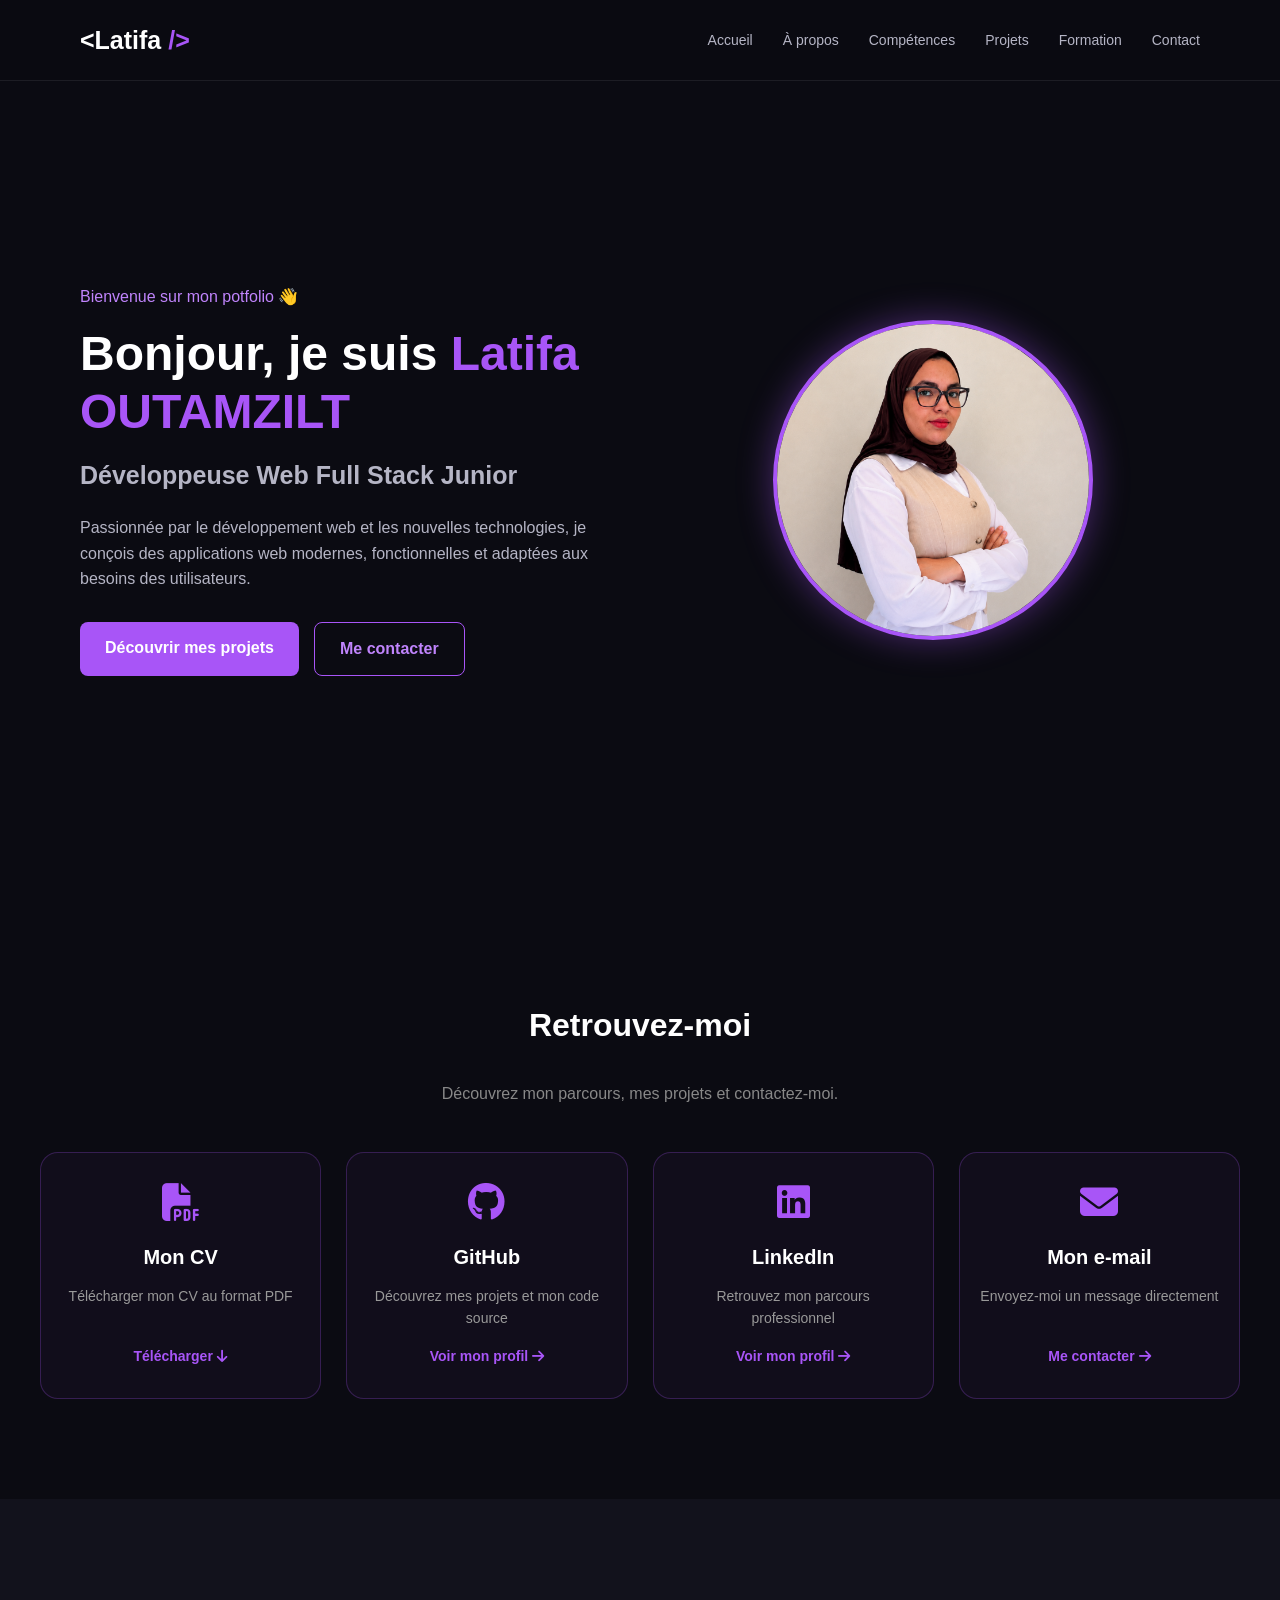
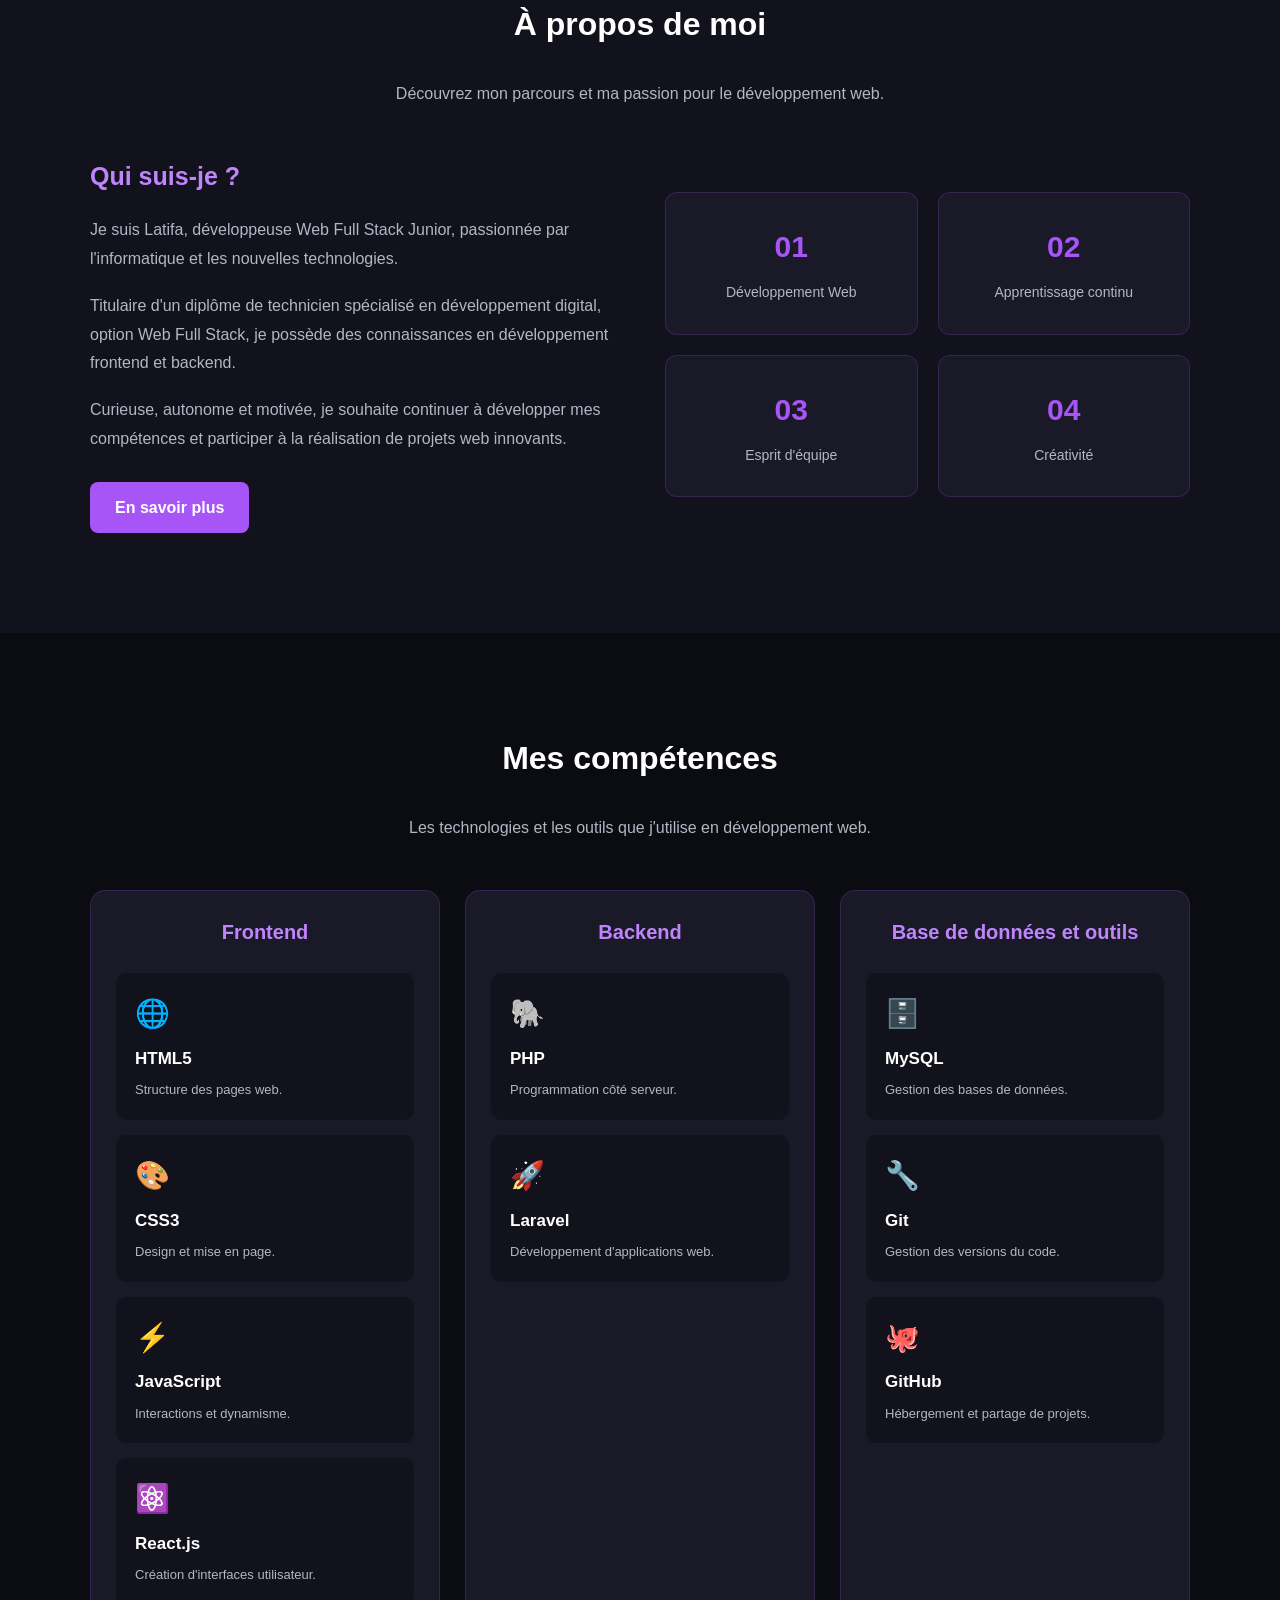
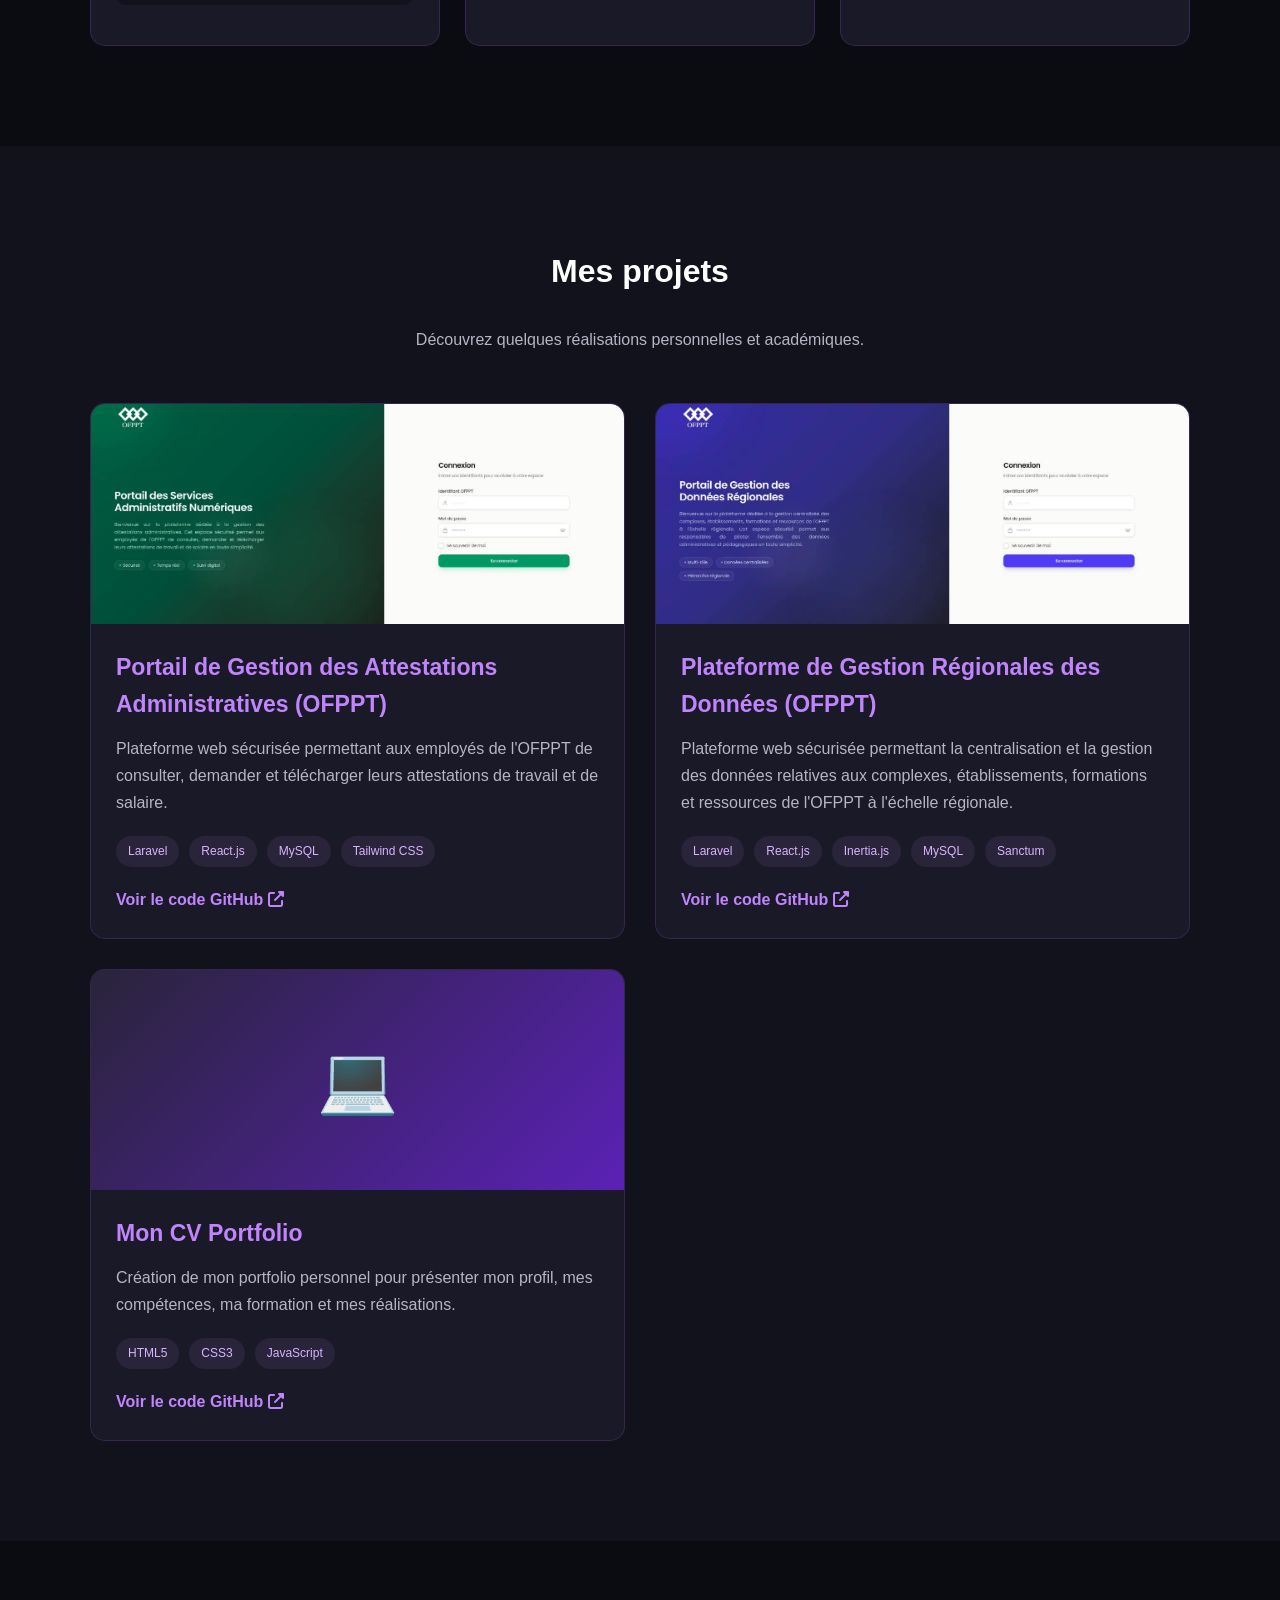
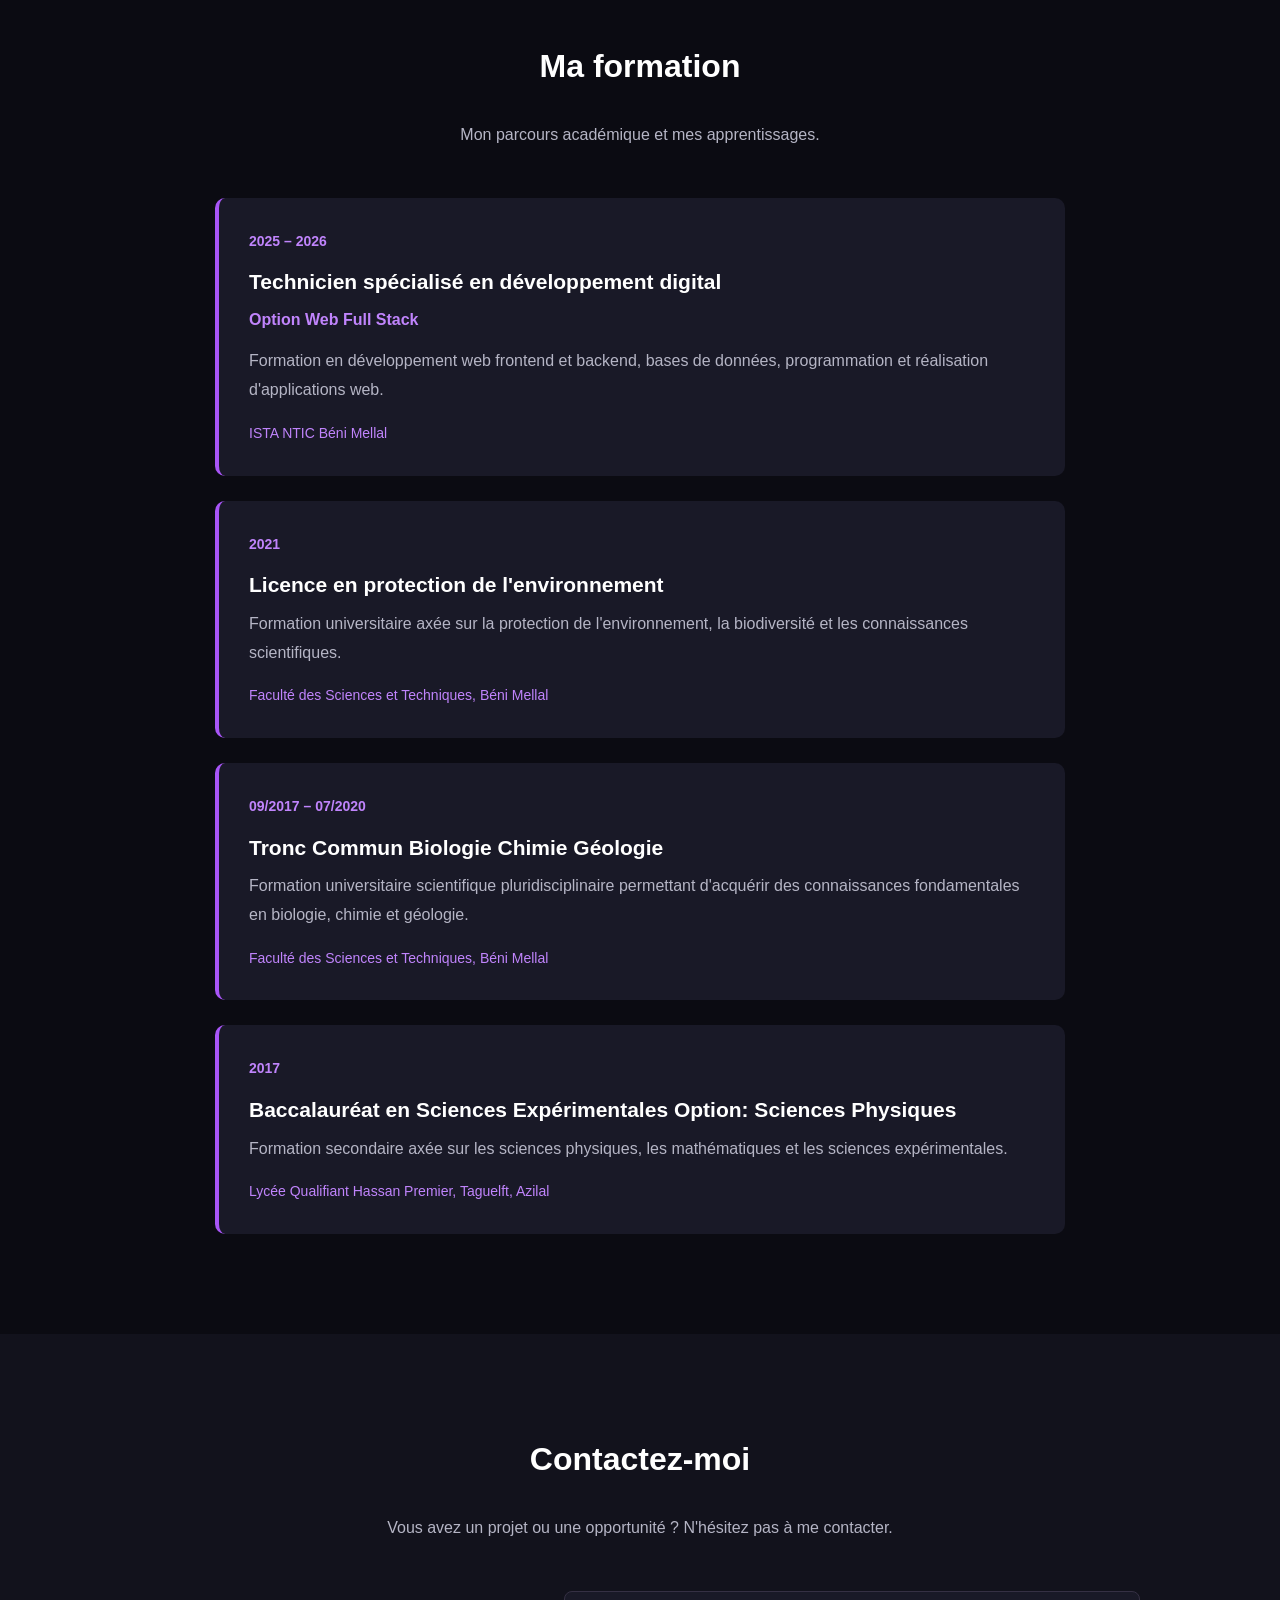
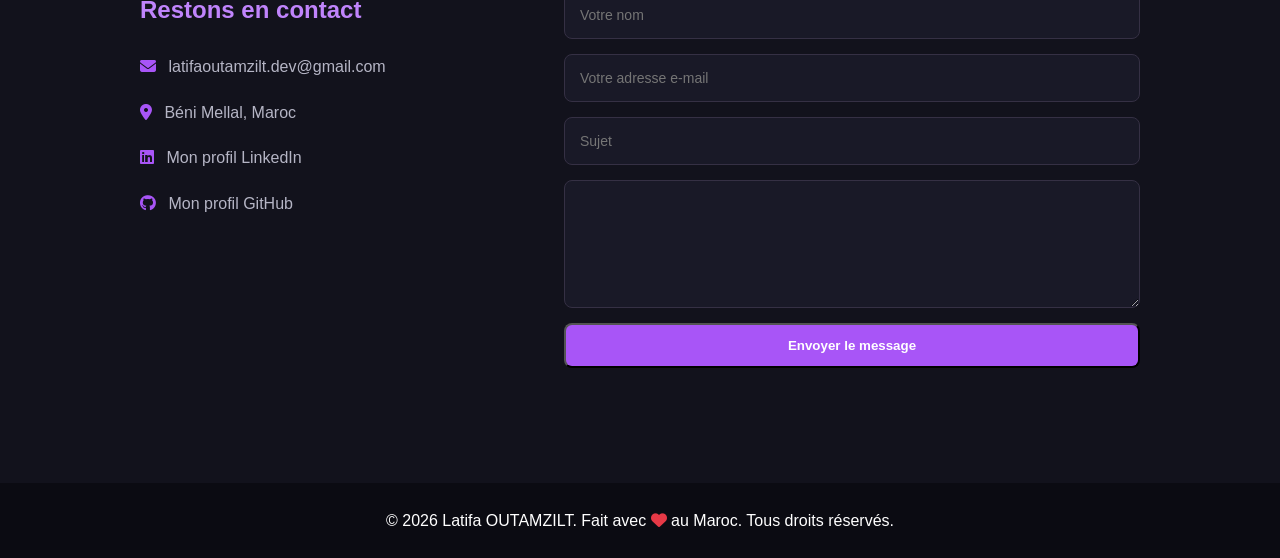
<file: index.html>
<!DOCTYPE html>
<html lang="en">
<head>
    <meta charset="UTF-8">
    <meta name="viewport" content="width=device-width, initial-scale=1.0">
    <meta name="description" content="Portfolio personnel de développeuse Web Full Stack Junior">
    <title>Mon Portfolio | Développeuse Web</title>
    <link rel="stylesheet" href="style.css">
    <link rel="stylesheet"
        href="https://cdnjs.cloudflare.com/ajax/libs/font-awesome/6.5.2/css/all.min.css">
    <script src="script.js" defer></script>
</head>
<body>
    <header class="header">
        <nav class="navbar">
            <a href="#accueil" class="logo">
                &lt;Latifa <span>/&gt;</span>
            </a>
            <ul class="nav-links">
                <li><a href="#accueil">Accueil</a></li>
                <li><a href="#apropos">À propos</a></li>
                <li><a href="#competences">Compétences</a></li>
                <li><a href="#projets">Projets</a></li>
                <li><a href="#formation">Formation</a></li>
                <li><a href="#contact">Contact</a></li>
            </ul>
            <button class="menu-toggle" aria-label="Ouvrir le menu"> ☰ </button>
        </nav>
    </header>
    <main>
        <!--SECTION ACCUEIL-->
        <section id="accueil" class="hero">
            <div class="hero-content">
                <p class="welcome">Bienvenue sur mon potfolio 👋</p>
                <h1>Bonjour, je suis <span>Latifa OUTAMZILT</span></h1>
                <h2>Développeuse Web Full Stack Junior</h2>
                <p class="hero-description">
                    Passionnée par le développement web
                    et les nouvelles technologies, je conçois des applications web modernes, fonctionnelles et adaptées
                    aux besoins des utilisateurs.
                </p>
                <div class="hero-buttons">
                    <a href="#projets" class="btn btn-primary">
                        Découvrir mes projets
                    </a>
                    <a href="#contact" class="btn btn-secondary">
                        Me contacter
                    </a>
                </div>
                
            </div>
            <div class="hero-image">
                <div class="image-circle">
                    <img src="images/image.png" alt="Photo de profil de Latifa">
                </div>
            </div>
        </section>
        <!--SECTION RETROUVEZ-MOI-->
        <section id="liens-pro" class="professional-links">

            <div class="section-title">
                <h2>Retrouvez-moi</h2>
                <p>
                    Découvrez mon parcours, mes projets
                    et contactez-moi.
                </p>
            </div>

            <div class="links-container">

                <!-- Télécharger CV -->
                <a href="CV-Latifa Outamzilt.pdf"
                download
                class="link-card">

                    <i class="fas fa-file-pdf"></i>

                    <h3>Mon CV</h3>

                    <p>Télécharger mon CV au format PDF</p>

                    <span> Télécharger <i class="fas fa-arrow-down"></i></span>

                </a>

                <!-- GitHub -->
                <a href="https://github.com/Latifa-tifa99"
                target="_blank"
                rel="noopener noreferrer"
                class="link-card">

                    <i class="fab fa-github"></i>

                    <h3>GitHub</h3>

                    <p>Découvrez mes projets et mon code source</p>

                    <span>Voir mon profil <i class="fas fa-arrow-right"></i></span>

                </a>

                <!-- LinkedIn -->
                <a href="https://www.linkedin.com/in/latifa-outamzilt-194a65394/"
                target="_blank"
                rel="noopener noreferrer"
                class="link-card">

                    <i class="fab fa-linkedin"></i>

                    <h3>LinkedIn</h3>

                    <p>Retrouvez mon parcours professionnel</p>

                    <span>Voir mon profil <i class="fas fa-arrow-right"></i></span>

                </a>

                <!-- Email -->
                <a href="mailto:latifaoutamzilt.dev@gmail.com"
                class="link-card">

                    <i class="fas fa-envelope"></i>

                    <h3>Mon e-mail</h3>

                    <p>Envoyez-moi un message directement</p>

                    <span>Me contacter <i class="fas fa-arrow-right"></i></span>

                </a>

            </div>

        </section>
        <!--SECTION A PROPOS-->
        <section id="apropos" class="about">

            <div class="section-title">
                <h2>À propos de moi</h2>
                <p>Découvrez mon parcours et ma passion pour le développement web.</p>
            </div>

            <div class="about-container">

                <div class="about-text">

                    <h3>Qui suis-je ?</h3>

                    <p>
                    Je suis Latifa, développeuse Web Full Stack Junior,
                    passionnée par l'informatique et les nouvelles technologies.
                    </p>

                    <p>
                    Titulaire d'un diplôme de technicien spécialisé en
                    développement digital, option Web Full Stack,
                    je possède des connaissances en développement
                    frontend et backend.
                    </p>

                    <p>
                    Curieuse, autonome et motivée, je souhaite continuer
                    à développer mes compétences et participer à la
                    réalisation de projets web innovants.
                    </p>

                    <a href="#contact" class="btn btn-primary">
                    En savoir plus
                    </a>

                </div>

                <div class="about-info">

                    <div class="info-card">
                        <h3>01</h3>
                        <p>Développement Web</p>
                    </div>

                    <div class="info-card">
                        <h3>02</h3>
                        <p>Apprentissage continu</p>
                    </div>

                    <div class="info-card">
                        <h3>03</h3>
                        <p>Esprit d'équipe</p>
                    </div>

                    <div class="info-card">
                        <h3>04</h3>
                        <p>Créativité</p>
                    </div>

                </div>

            </div>

        </section>
        <!--SECTION COMPETENCES-->
        <section id="competences" class="skills">

            <div class="section-title">
                <h2>Mes compétences</h2>
                <p>Les technologies et les outils que j'utilise en développement web.</p>
            </div>

            <div class="skills-container">

            <!-- FRONTEND -->

                <div class="skill-category">

                    <h3>Frontend</h3>

                    <div class="skill-card">
                        <span class="skill-icon">🌐</span>
                        <h4>HTML5</h4>
                        <p>Structure des pages web.</p>
                    </div>

                    <div class="skill-card">
                        <span class="skill-icon">🎨</span>
                        <h4>CSS3</h4>
                        <p>Design et mise en page.</p>
                    </div>

                    <div class="skill-card">
                        <span class="skill-icon">⚡</span>
                        <h4>JavaScript</h4>
                        <p>Interactions et dynamisme.</p>
                    </div>

                    <div class="skill-card">
                        <span class="skill-icon">⚛️</span>
                        <h4>React.js</h4>
                        <p>Création d'interfaces utilisateur.</p>
                    </div>

                </div>

                <!-- BACKEND -->

                <div class="skill-category">

                    <h3>Backend</h3>

                    <div class="skill-card">
                        <span class="skill-icon">🐘</span>
                        <h4>PHP</h4>
                        <p>Programmation côté serveur.</p>
                    </div>

                    <div class="skill-card">
                        <span class="skill-icon">🚀</span>
                        <h4>Laravel</h4>
                        <p>Développement d'applications web.</p>
                    </div>

                </div>

                <!-- BASE DE DONNEES ET OUTILS -->

                <div class="skill-category">

                    <h3>Base de données et outils</h3>

                    <div class="skill-card">
                        <span class="skill-icon">🗄️</span>
                        <h4>MySQL</h4>
                        <p>Gestion des bases de données.</p>
                    </div>

                    <div class="skill-card">
                        <span class="skill-icon">🔧</span>
                        <h4>Git</h4>
                        <p>Gestion des versions du code.</p>
                    </div>

                    <div class="skill-card">
                        <span class="skill-icon">🐙</span>
                        <h4>GitHub</h4>
                        <p>Hébergement et partage de projets.</p>
                    </div>

                </div>

            </div>

        </section>
        <!--SECTION PROJETS-->
        <section id="projets" class="projects">

            <div class="section-title">
                <h2>Mes projets</h2>
                <p>Découvrez quelques réalisations personnelles et académiques.</p>
            </div>

            <div class="projects-container">

                <!-- PROJET 1 -->

                <div class="project-card">

                    <div class="project-image">
                        <img src="images/project1.jpeg"
                            alt="Projet de gestion des attestations">
                    </div>

                    <div class="project-content">

                        <h3>Portail de Gestion des Attestations Administratives (OFPPT)</h3>

                        <p>
                            Plateforme web sécurisée permettant aux employés de l'OFPPT
                            de consulter, demander et télécharger leurs attestations
                            de travail et de salaire.
                        </p>

                        <div class="project-technologies">
                            <span>Laravel</span>
                            <span>React.js</span>
                            <span>MySQL</span>
                            <span>Tailwind CSS</span>
                        </div>

                        <a href="https://github.com/wbaya/ofppt-gestion-attestations"
                        target="_blank"
                        rel="noopener noreferrer"
                        class="project-link">
                        Voir le code GitHub <i class="fas fa-external-link-alt"></i>
                        </a>

                    </div>

                </div>
                 <!-- PROJET 2 -->
                <div class="project-card">

                    <div class="project-image">
                        <img src="images/project2.jpeg"
                            alt="Projet de gestion des données">
                    </div>

                    <div class="project-content">

                        <h3>Plateforme de Gestion Régionales des Données (OFPPT)</h3>

                        <p>
                            Plateforme web sécurisée permettant la centralisation et la gestion
                            des données relatives aux complexes, établissements, formations et
                            ressources de l'OFPPT à l'échelle régionale.
                        </p>
                        <div class="project-technologies">
                            <span>Laravel</span>
                            <span>React.js</span>
                            <span>Inertia.js</span>
                            <span>MySQL</span>
                            <span>Sanctum</span>
                        </div>

                        <a href="https://github.com/wbaya/ofppt-regional-database"
                        target="_blank"
                        rel="noopener noreferrer"
                        class="project-link">
                        Voir le code GitHub <i class="fas fa-external-link-alt"></i>
                        </a>
                    </div>

                </div>

                <!-- PROJET 3 -->

                <div class="project-card">

                    <div class="project-image project-placeholder">
                        <span>💻</span>
                    </div>

                    <div class="project-content">

                        <h3>Mon CV Portfolio</h3>

                        <p>
                            Création de mon portfolio personnel
                            pour présenter mon profil, mes compétences,
                            ma formation et mes réalisations.
                        </p>

                        <div class="project-technologies">
                            <span>HTML5</span>
                            <span>CSS3</span>
                            <span>JavaScript</span>
                        </div>

                        <a href="https://github.com/Latifa-tifa99/CVPortfolio"
                            target="_blank"
                            rel="noopener noreferrer"
                            class="project-link">
                            Voir le code GitHub <i class="fas fa-external-link-alt"></i>
                        </a>

                    </div>

                </div>

            </div>

        </section>
        <!--SECTION FORMATION-->
        <section id="formation" class="education">

            <div class="section-title">
                <h2>Ma formation</h2>
                <p>Mon parcours académique et mes apprentissages.</p>
            </div>

            <div class="education-container">

                <div class="education-card">

                    <span class="education-year">2025 – 2026</span>

                    <h3>Technicien spécialisé en développement digital</h3>

                    <h4>Option Web Full Stack</h4>

                    <p>
                        Formation en développement web frontend et backend,
                        bases de données, programmation et réalisation
                        d'applications web.
                    </p>

                    <span class="education-place">ISTA NTIC Béni Mellal</span>

                </div>

                <div class="education-card">

                    <span class="education-year">2021</span>

                    <h3>Licence en protection de l'environnement</h3>

                    <p>
                        Formation universitaire axée sur la protection
                        de l'environnement, la biodiversité et les
                        connaissances scientifiques.
                    </p>

                    <span class="education-place">Faculté des Sciences et Techniques, Béni Mellal</span>

                </div>
                 <div class="education-card">

                    <span class="education-year">09/2017 – 07/2020</span>

                    <h3>Tronc Commun Biologie Chimie Géologie</h3>

                    <p>
                        Formation universitaire scientifique pluridisciplinaire permettant
                        d'acquérir des connaissances fondamentales en biologie, chimie et géologie.
                    </p>

                    <span class="education-place">Faculté des Sciences et Techniques, Béni Mellal</span>

                </div>
                 <div class="education-card">

                    <span class="education-year">2017</span>

                    <h3>Baccalauréat en Sciences Expérimentales Option: Sciences Physiques</h3>

                    <p>
                        Formation secondaire axée sur 
                        les sciences physiques, les mathématiques 
                        et les sciences expérimentales.
                    </p>

                    <span class="education-place">Lycée Qualifiant Hassan Premier, Taguelft, Azilal</span>

                </div>

            </div>

        </section>
        <!--SECTION CONTACT-->
        <section id="contact" class="contact">

            <div class="section-title">
                <h2>Contactez-moi</h2>
                <p>Vous avez un projet ou une opportunité ?
                N'hésitez pas à me contacter.</p>
            </div>

            <div class="contact-container">

                <div class="contact-info">

                    <h3>Restons en contact</h3>

                    <p><i class="fas fa-envelope"></i>
                        <a href="mailto:latifaoutamzilt.dev@gmail.com">
                            latifaoutamzilt.dev@gmail.com
                        </a>
                    </p>

                    <p> 
                        <i class="fas fa-map-marker-alt"></i> Béni Mellal, Maroc
                    </p>

                    <p> <i class="fab fa-linkedin"></i>
                        <a href="https://www.linkedin.com/in/latifa-outamzilt-194a65394/" target="_blank"
                            rel="noopener noreferrer">Mon profil LinkedIn</a>
                    </p>

                    <p><i class="fab fa-github"></i>
                        <a href="https://github.com/Latifa-tifa99" target="_blank" rel="noopener ,noreferrer">
                            Mon profil GitHub
                        </a>
                    </p>

                </div>

                <form id="contact-form" action="https://formspree.io/f/xzerewyn" method="POST">

                    <input type="text"
                        id="name"
                        name="name"
                        placeholder="Votre nom"
                        required>

                    <input type="email"
                        id="email"
                        name="email"
                        placeholder="Votre adresse e-mail"
                        required>

                    <input type="text"
                        id="subject"
                        name="subject"
                        placeholder="Sujet"
                        required>

                    <textarea id="message"
                    name="message"
                        placeholder="Votre message"
                        rows="6"
                        required>
                    </textarea>

                    <button type="submit" class="btn btn-primary">
                        Envoyer le message
                    </button>

                    <p id="form-message"></p>

                </form>

            </div>

        </section>
    </main>
    <!--FOOTER-->
    <footer class="footer">
        <p>© 2026 Latifa OUTAMZILT. Fait avec <i class="fa-solid fa-heart" style="color: #e63946;"></i> au Maroc. Tous droits réservés.</p>
    </footer>
    
</body>
</html>
</file>
<file: style.css>
/* ==============================
   1. VARIABLES ET PARAMETRES
================================ */

:root {
    --bg-color: #0b0b12;
    --secondary-bg: #12121c;
    --card-bg: #191927;
    --primary-color: #a855f7;
    --secondary-color: #c084fc;
    --text-color: #ffffff;
    --text-muted: #b5b5c5;
}

/* ==============================
   2. RESET CSS
================================ */

* {
    margin: 0;
    padding: 0;
    box-sizing: border-box;
}

html {
    scroll-behavior: smooth;
    scroll-padding-top: 90px;
}

body {
    background-color: var(--bg-color);
    color: var(--text-color);
    font-family: Arial, Helvetica, sans-serif;
    line-height: 1.6;
}

/* ==============================
   3. LIENS ET LISTES
================================ */

a {
    text-decoration: none;
    color: inherit;
}

ul {
    list-style: none;
}

/* ==============================
   4. BARRE DE NAVIGATION
================================ */

.header {
    width: 100%;
    position: fixed;
    top: 0;
    left: 0;
    z-index: 1000;
    background-color: rgba(11, 11, 18, 0.95);
    border-bottom: 1px solid rgba(255, 255, 255, 0.08);
}

.navbar {
    max-width: 1200px;
    margin: auto;
    padding: 20px 40px;

    display: flex;
    justify-content: space-between;
    align-items: center;
}

/* Logo */

.logo {
    font-size: 25px;
    font-weight: bold;
}

.logo span {
    color: var(--primary-color);
}

/* Liens de navigation */

.nav-links {
    display: flex;
    align-items: center;
    gap: 30px;
}

.nav-links a {
    font-size: 14px;
    color: var(--text-muted);
    transition: 0.3s;
}

.nav-links a:hover {
    color: var(--primary-color);
}

/* Bouton menu mobile */

.menu-toggle {
    display: none;
    background: none;
    border: none;
    color: white;
    font-size: 28px;
    cursor: pointer;
}
/* ==============================
   5. SECTION ACCUEIL
================================ */

.hero {
    min-height: 100vh;
    max-width: 1200px;
    margin: auto;
    padding: 140px 40px 80px;

    display: flex;
    justify-content: space-between;
    align-items: center;
    gap: 50px;
}

/* Contenu de présentation */

.hero-content {
    flex: 1;
}

.welcome {
    color: var(--secondary-color);
    font-size: 16px;
    margin-bottom: 15px;
}

.hero-content h1 {
    font-size: 48px;
    margin-bottom: 15px;
    line-height: 1.2;
}

.hero-content h1 span {
    color: var(--primary-color);
}

.hero-content h2 {
    font-size: 25px;
    color: var(--text-muted);
    margin-bottom: 20px;
}

.hero-description {
    color: var(--text-muted);
    font-size: 16px;
    max-width: 550px;
    margin-bottom: 30px;
}

/* Boutons */

.hero-buttons {
    display: flex;
    gap: 15px;
    flex-wrap: wrap;
}

.btn {
    display: inline-block;
    padding: 13px 25px;
    border-radius: 8px;
    font-weight: bold;
    transition: 0.3s;
}

.btn-primary {
    background-color: var(--primary-color);
    color: white;
}

.btn-primary:hover {
    background-color: #9333ea;
    transform: translateY(-4px);
}

.btn-secondary {
    border: 1px solid var(--primary-color);
    color: var(--secondary-color);
}

.btn-secondary:hover {
    background-color: var(--primary-color);
    color: white;
}

/* Photo de profil */

.hero-image {
    flex: 1;
    display: flex;
    justify-content: center;
}

.image-circle {
    width: 320px;
    height: 320px;
    border-radius: 50%;
    overflow: hidden;
    border: 4px solid var(--primary-color);
    box-shadow: 0 0 35px rgba(168, 85, 247, 0.4);
}

.image-circle img {
    width: 100%;
    height: 100%;
    object-fit: cover;
}
/* ==============================
   6. SECTIONS GENERALES
================================ */

section:not(.hero) {
    padding: 100px 40px;
    text-align: center;
}

section:not(.hero) h2 {
    font-size: 32px;
    margin-bottom: 30px;
}

.about,
.projects,
.contact {
    background-color: var(--secondary-bg);
}

.skills,
.education {
    background-color: var(--bg-color);
}

/* ==============================
   7. RESPONSIVE DESIGN
================================ */

@media screen and (max-width: 768px) {

    .navbar {
        padding: 18px 20px;
    }

    .nav-links {
        display: none;
    }

    .menu-toggle {
        display: block;
    }

    .hero {
        flex-direction: column-reverse;
        text-align: center;
        padding: 120px 20px 60px;
    }

    .hero-content h1 {
        font-size: 35px;
    }

    .hero-content h2 {
        font-size: 20px;
    }

    .hero-description {
        margin-left: auto;
        margin-right: auto;
    }

    .hero-buttons {
        justify-content: center;
    }

    .image-circle {
        width: 230px;
        height: 230px;
    }

    section:not(.hero) {
        padding: 70px 20px;
    }
}
/* MENU MOBILE ACTIF */

@media screen and (max-width: 768px) {

    .nav-links {
        display: none;
        position: absolute;
        top: 75px;
        left: 0;
        width: 100%;

        flex-direction: column;
        gap: 20px;

        padding: 25px;
        background-color: #12121c;
        border-bottom: 1px solid #a855f7;
    }

    .nav-links.active {
        display: flex;
    }

}
/* ==============================
   ANIMATIONS AU DEFILEMENT
================================ */

.reveal {
    opacity: 0;
    transform: translateY(40px);
    transition: opacity 0.8s ease,
                transform 0.8s ease;
}

.reveal.visible {
    opacity: 1;
    transform: translateY(0);
}
/* ==============================
   SECTION A PROPOS
================================ */

.section-title {
    text-align: center;
    margin-bottom: 50px;
}

.section-title h2 {
    color: var(--text-color);
    font-size: 35px;
}

.section-title p {
    color: var(--text-muted);
    margin-top: 10px;
}

.about-container {
    max-width: 1100px;
    margin: auto;

    display: grid;
    grid-template-columns: 1fr 1fr;
    gap: 50px;

    text-align: left;
    align-items: center;
}

.about-text h3 {
    color: var(--secondary-color);
    font-size: 25px;
    margin-bottom: 20px;
}

.about-text p {
    color: var(--text-muted);
    margin-bottom: 18px;
    line-height: 1.8;
}

.about-text .btn {
    margin-top: 10px;
}

.about-info {
    display: grid;
    grid-template-columns: 1fr 1fr;
    gap: 20px;
}

.info-card {
    background-color: var(--card-bg);
    padding: 30px 15px;
    border-radius: 12px;
    border: 1px solid rgba(168, 85, 247, 0.2);
    text-align: center;
    transition: 0.3s;
}

.info-card:hover {
    transform: translateY(-8px);
    border-color: var(--primary-color);
    box-shadow: 0 0 20px rgba(168, 85, 247, 0.15);
}

.info-card h3 {
    color: var(--primary-color);
    font-size: 30px;
    margin-bottom: 10px;
}

.info-card p {
    color: var(--text-muted);
    font-size: 14px;
}

/* RESPONSIVE A PROPOS */

@media screen and (max-width: 768px) {

    .about-container {
        grid-template-columns: 1fr;
        gap: 35px;
    }

    .about-info {
        grid-template-columns: 1fr 1fr;
    }

}
/* ==============================
   SECTION COMPETENCES
================================ */

.skills-container {
    max-width: 1100px;
    margin: auto;

    display: grid;
    grid-template-columns: repeat(3, 1fr);
    gap: 25px;

    text-align: left;
}

.skill-category {
    background-color: var(--card-bg);
    padding: 25px;
    border-radius: 15px;
    border: 1px solid rgba(168, 85, 247, 0.2);
}

.skill-category h3 {
    color: var(--secondary-color);
    font-size: 20px;
    margin-bottom: 25px;
    text-align: center;
}

.skill-card {
    background-color: var(--secondary-bg);
    padding: 18px;
    border-radius: 10px;
    margin-bottom: 15px;

    border: 1px solid transparent;
    transition: 0.3s;
}

.skill-card:hover {
    transform: translateY(-5px);
    border-color: var(--primary-color);
    box-shadow: 0 0 15px rgba(168, 85, 247, 0.15);
}

.skill-icon {
    font-size: 28px;
}

.skill-card h4 {
    color: var(--text-color);
    font-size: 17px;
    margin: 8px 0;
}

.skill-card p {
    color: var(--text-muted);
    font-size: 13px;
}

/* RESPONSIVE COMPETENCES */

@media screen and (max-width: 900px) {

    .skills-container {
        grid-template-columns: repeat(2, 1fr);
    }

}

@media screen and (max-width: 600px) {

    .skills-container {
        grid-template-columns: 1fr;
    }

}
/* ==============================
   SECTION PROJETS
================================ */

.projects-container {
    max-width: 1100px;
    margin: auto;

    display: grid;
    grid-template-columns: repeat(2, 1fr);
    gap: 30px;

    text-align: left;
}

.project-card {
    background-color: var(--card-bg);
    border-radius: 15px;
    overflow: hidden;

    border: 1px solid rgba(168, 85, 247, 0.2);
    transition: 0.3s;
}

.project-card:hover {
    transform: translateY(-8px);
    box-shadow: 0 10px 30px rgba(168, 85, 247, 0.15);
}

.project-image {
    width: 100%;
    height: 220px;
    overflow: hidden;
}

.project-image img {
    width: 100%;
    height: 100%;
    object-fit: cover;
}

.project-placeholder {
    background: linear-gradient(135deg, #29243A, #5B21B6);
    display: flex;
    justify-content: center;
    align-items: center;
}

.project-placeholder span {
    font-size: 65px;
}

.project-content {
    padding: 25px;
}

.project-content h3 {
    font-size: 23px;
    color: var(--secondary-color);
    margin-bottom: 12px;
}

.project-content p {
    color: var(--text-muted);
    line-height: 1.7;
    margin-bottom: 20px;
}

.project-technologies {
    display: flex;
    flex-wrap: wrap;
    gap: 10px;
    margin-bottom: 20px;
}

.project-technologies span {
    background-color: #29243A;
    color: #D8B4FE;
    padding: 6px 12px;
    border-radius: 20px;
    font-size: 12px;
}

.project-link {
    color: var(--secondary-color);
    font-weight: bold;
    transition: 0.3s;
}

.project-link:hover {
    color: white;
}

/* RESPONSIVE PROJETS */

@media screen and (max-width: 768px) {

    .projects-container {
        grid-template-columns: 1fr;
    }

}
/* ==============================
   SECTION FORMATION
================================ */

.education-container {
    max-width: 850px;
    margin: auto;

    display: flex;
    flex-direction: column;
    gap: 25px;

    text-align: left;
}

.education-card {
    background-color: var(--card-bg);
    padding: 30px;
    border-left: 4px solid var(--primary-color);
    border-radius: 10px;
    transition: 0.3s;
}

.education-card:hover {
    transform: translateX(8px);
}

.education-year {
    color: var(--secondary-color);
    font-weight: bold;
    font-size: 14px;
}

.education-card h3 {
    font-size: 21px;
    margin: 12px 0 8px;
}

.education-card h4 {
    color: var(--secondary-color);
    margin-bottom: 15px;
}

.education-card p {
    color: var(--text-muted);
    line-height: 1.8;
    margin-bottom: 15px;
}

.education-place {
    color: #C084FC;
    font-size: 14px;
}

@media screen and (max-width: 600px) {

    .education-card {
        padding: 20px;
    }

    .education-card h3 {
        font-size: 18px;
    }

}
/* ==============================
   SECTION CONTACT
================================ */

.contact-container {
    max-width: 1000px;
    margin: auto;

    display: grid;
    grid-template-columns: 1fr 1.5fr;
    gap: 40px;

    text-align: left;
}

.contact-info h3 {
    color: var(--secondary-color);
    font-size: 24px;
    margin-bottom: 25px;
}

.contact-info p {
    color: var(--text-muted);
    margin-bottom: 20px;
}

#contact-form {
    display: flex;
    flex-direction: column;
    gap: 15px;
}

#contact-form input,
#contact-form textarea {
    width: 100%;
    padding: 15px;
    border: 1px solid #353044;
    border-radius: 8px;

    background-color: var(--card-bg);
    color: white;
    font-family: inherit;
    font-size: 14px;

    outline: none;
}

#contact-form input:focus,
#contact-form textarea:focus {
    border-color: var(--primary-color);
}

#contact-form textarea {
    resize: vertical;
}

#form-message {
    color: var(--secondary-color);
    font-size: 14px;
}

@media screen and (max-width: 768px) {

    .contact-container {
        grid-template-columns: 1fr;
    }

}

/* =================================
   DECOUVREZ - MOI
================================= */

.professional-links {
    padding: 80px 8%;
    text-align: center;
}

.professional-links .section-title {
    margin-bottom: 45px;
}

.professional-links .section-title p {
    color: #888;
    margin-top: 12px;
}

.links-container {
    display: grid;
    grid-template-columns: repeat(4, 1fr);
    gap: 25px;
    max-width: 1200px;
    margin: auto;
}

.link-card {
    text-decoration: none;
    color: inherit;
    padding: 30px 20px;
    border: 1px solid rgba(168, 85, 247, 0.25);
    border-radius: 18px;
    background: rgba(168, 85, 247, 0.04);
    transition: all 0.3s ease;
}

.link-card > i {
    font-size: 38px;
    color: #a855f7;
    margin-bottom: 20px;
}

.link-card h3 {
    margin-bottom: 12px;
    font-size: 20px;
}

.link-card p {
    color: #999;
    font-size: 14px;
    line-height: 1.6;
    min-height: 45px;
}

.link-card span {
    display: inline-block;
    margin-top: 15px;
    color: #a855f7;
    font-weight: 600;
    font-size: 14px;
}

.link-card:hover {
    transform: translateY(-8px);
    border-color: #a855f7;
    box-shadow: 0 10px 30px rgba(168, 85, 247, 0.15);
}

.link-card:hover > i {
    transform: scale(1.15);
}

.link-card > i {
    transition: transform 0.3s ease;
}

/* RESPONSIVE */

@media (max-width: 992px) {
    .links-container {
        grid-template-columns: repeat(2, 1fr);
    }
}

@media (max-width: 576px) {
    .links-container {
        grid-template-columns: 1fr;
    }

    .professional-links {
        padding: 60px 6%;
    }
}
/* Liens de contact */
.contact-info a {
    color: inherit;
    text-decoration: none;
    transition: 0.3s ease;
}
.contact-info a:hover{
    color: #a855f7;
    text-decoration: underline;
}
.contact-info i {
    color: #a855f7;
    margin-right: 8px;
}
.footer {
    text-align: center;
    display: flex;
    flex-direction: column;
    justify-content: center;
    align-items: center;
    padding: 25px 15px;
    width: 100%;
}
</file>
